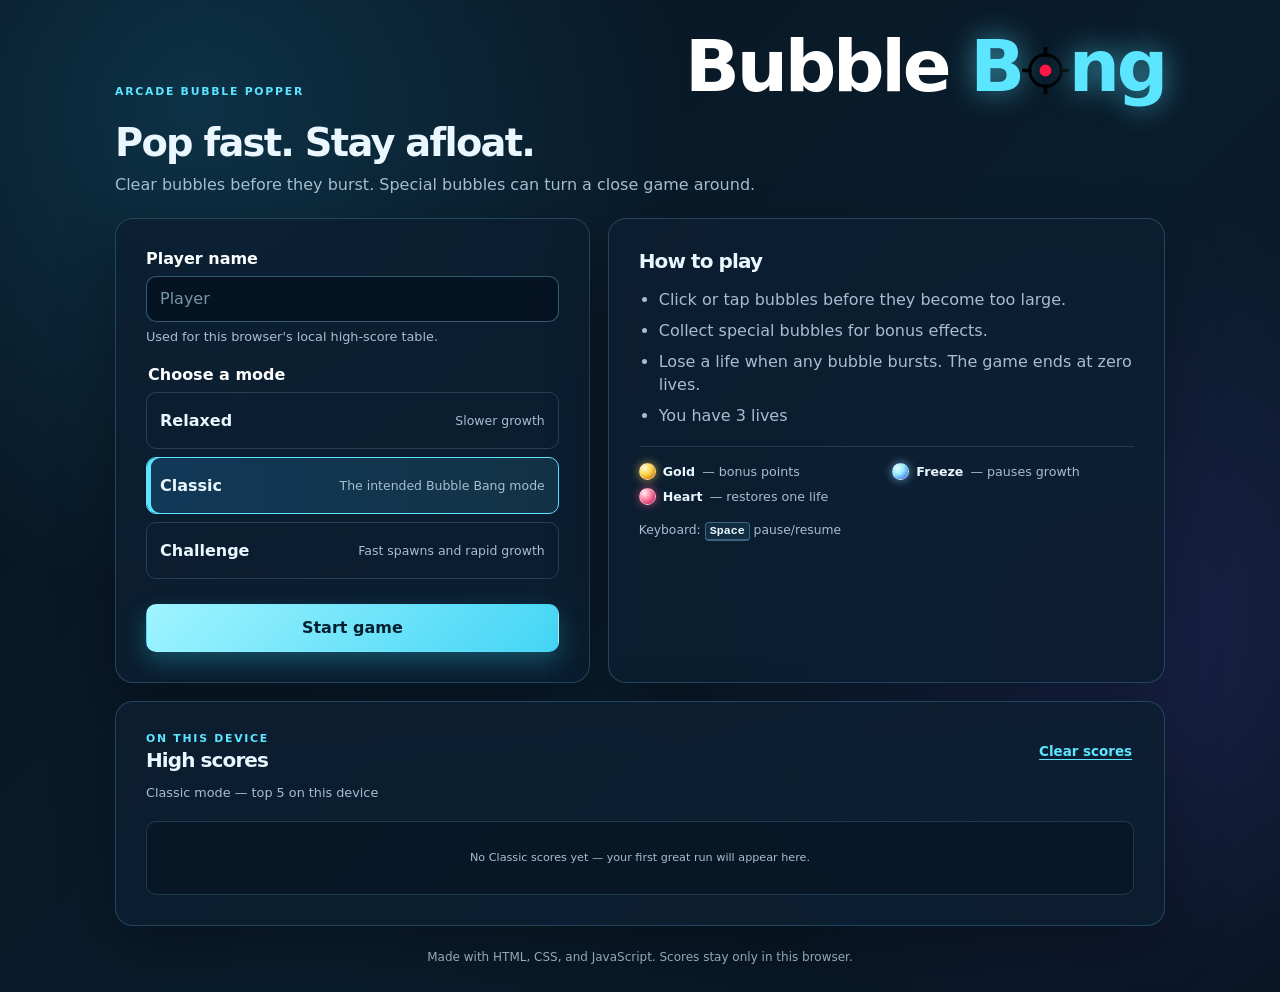
<file: index.html>
<!doctype html>
<html lang="en">
<head>
    <meta charset="UTF-8">
    <meta name="viewport" content="width=device-width, initial-scale=1.0">
    <meta name="theme-color" content="#07131f">
    <meta name="description" content="Bubble Bang is a fast-paced arcade bubble popping game.">
    <title>Bubble Bang | Arcade Bubble Popper</title>
    <link rel="stylesheet" href="style.css">
</head>
<body>
    <main class="app-shell">
        <header class="brand" aria-label="Bubble Bang">
            <p class="eyebrow">ARCADE BUBBLE POPPER</p>
            <h1>Bubble <span>B<span class="logo-crosshair"></span>ng</span></h1>
        </header>

        <section id="menuScreen" class="screen menu-screen" aria-labelledby="menuTitle">
            <div class="menu-intro">
                <h2 id="menuTitle">Pop fast. Stay afloat.</h2>
                <p>Clear bubbles before they burst. Special bubbles can turn a close game around.</p>
            </div>

            <div class="menu-grid">
                <div class="panel">
                    <label for="playerName">Player name</label>
                    <input id="playerName" name="playerName" type="text" maxlength="16" autocomplete="nickname" placeholder="Player" aria-describedby="nameHint">
                    <p id="nameHint" class="field-hint">Used for this browser's local high-score table.</p>

                    <fieldset class="mode-picker">
                        <legend>Choose a mode</legend>
                        <div class="mode-options">
                            <input id="relaxed" type="radio" name="mode" value="relaxed">
                            <label for="relaxed"><strong>Relaxed</strong><span>Slower growth</span></label>

                            <input id="classic" type="radio" name="mode" value="classic" checked>
                            <label for="classic"><strong>Classic</strong><span>The intended Bubble Bang mode</span></label>

                            <input id="challenge" type="radio" name="mode" value="challenge">
                            <label for="challenge"><strong>Challenge</strong><span>Fast spawns and rapid growth</span></label>
                        </div>
                    </fieldset>

                    <button id="startButton" class="button button-primary" type="button">Start game</button>
                </div>

                <aside class="panel how-to" aria-labelledby="howToTitle">
                    <h3 id="howToTitle">How to play</h3>
                    <ul>
                        <li>Click or tap bubbles before they become too large.</li>
                        <li>Collect special bubbles for bonus effects.</li>
                        <li>Lose a life when any bubble bursts. The game ends at zero lives.</li>
                        <li>You have 3 lives
                    </ul>
                    <div class="bubble-guide" aria-label="Special bubble guide">
                        <p><span class="guide-bubble gold" aria-hidden="true"></span><strong>Gold</strong> — bonus points</p>
                        <p><span class="guide-bubble freeze" aria-hidden="true"></span><strong>Freeze</strong> — pauses growth</p>
                        <p><span class="guide-bubble heart" aria-hidden="true"></span><strong>Heart</strong> — restores one life</p>
                    </div>
                    <p class="key-hint">Keyboard: <kbd>Space</kbd> pause/resume</p>
                </aside>
            </div>

            <section class="panel leaderboard" aria-labelledby="leaderboardTitle">
                <div class="leaderboard-heading">
                    <div>
                        <p class="eyebrow">ON THIS DEVICE</p>
                        <h3 id="leaderboardTitle">High scores</h3>
                    </div>
                    <button id="clearScoresButton" class="text-button" type="button">Clear scores</button>
                </div>
                <ol id="highScores" class="high-scores" aria-live="polite"></ol>
            </section>
        </section>

        <section id="gameScreen" class="screen game-screen" hidden aria-label="Bubble Bang game">
            <div class="game-toolbar">
                <div class="stat"><span>Score</span><strong id="score">0</strong></div>
                <div class="stat"><span>Time</span><strong id="time">0:00</strong></div>
                <div class="stat stat-lives"><span>Lives</span><strong id="lives" aria-label="3 lives remaining">♥♥♥</strong></div>
                <div class="toolbar-actions">
                    <button id="pauseButton" class="icon-button" type="button" aria-pressed="false" aria-label="Pause game" title="Pause game (Space)">Ⅱ</button>
                </div>
            </div>

            <div id="gameArea" class="game-area" aria-label="Game area. Click or tap each bubble before it bursts." tabindex="0">
                <p id="levelBadge" class="level-badge">LEVEL 1 · CALM</p>
                <div id="effectLayer" class="effect-layer" aria-hidden="true"></div>

                <div id="pauseOverlay" class="game-overlay" hidden>
                    <div class="overlay-card">
                        <h2>Game paused</h2>
                        <p>Your bubbles and timer are waiting for you.</p>
                        <div class="audio-settings">
                            <h3>Sound</h3>

                            <div class="audio-control">
                                <div class="audio-control-header">
                                   <label for="musicToggle">Background music</label>
                                    <input type="checkbox" id="musicToggle" checked>
                                </div>
                            <div class="audio-slider">
                                <input type="range" id="musicVolume" min="0" max="100" value="100">
                                <span id="musicVolumeValue">100%</span>
                            </div>
                        </div>

                        <div class="audio-control">
                            <div class="audio-control-header">
                                <label for="sfxToggle">Sound effects (bubble pops)</label>
                                <input type="checkbox" id="sfxToggle" checked>
                            </div>
                            <div class="audio-slider">
                                <input type="range" id="sfxVolume" min="0" max="100" value="100">
                                <span id="sfxVolumeValue">100%</span>
                            </div>
                        </div>
                    </div>
                        <button id="resumeButton" class="button button-primary" type="button">Resume</button>
                        <button id="quitButton" class="button button-secondary" type="button">Back to menu</button>
                    </div>
                </div>

                <div id="gameOverOverlay" class="game-overlay" hidden>
                    <div class="overlay-card">
                        <p class="eyebrow">BUBBLES WON THIS ROUND</p>
                        <h2>Game over</h2>
                        <p id="finalSummary">Final score: 0</p>
                        <p id="newRecord" class="new-record" hidden>New high score!</p>
                        <button id="playAgainButton" class="button button-primary" type="button">Play again</button>
                        <button id="menuButton" class="button button-secondary" type="button">Back to menu</button>
                    </div>
                </div>
            </div>

            <p id="gameMessage" class="game-message" role="status" aria-live="polite">Classic mode — pop the bubbles.</p>
            <div class="game-actions">
                <button id="restartButton" class="text-button" type="button">Restart run</button>
                <button id="leaveButton" class="text-button" type="button">Back to menu</button>
            </div>
        </section>

        <p class="footer-note">Made with HTML, CSS, and JavaScript. Scores stay only in this browser.</p>
    </main>

    <script src="game.js" defer></script>
</body>
</html>
</file>
<file: style.css>
:root {
    --ink: #eaf7ff;
    --muted: #a7bed0;
    --surface: rgba(12, 31, 50, 0.86);
    --surface-solid: #0d2337;
    --line: rgba(118, 213, 255, 0.22);
    --cyan: #5be5ff;
    --blue: #258ed6;
    --navy: #07131f;
    --danger: #ff6485;
    --gold: #ffd85a;
    --shadow: 0 22px 60px rgba(0, 0, 0, 0.3);
}

* {
    box-sizing: border-box;
}

[hidden] {
    display: none !important;
}

html {
    min-width: 320px;
    background: var(--navy);
}

body {
    min-width: 320px;
    min-height: 100vh;
    margin: 0;
    color: var(--ink);
    font-family: Inter, ui-sans-serif, system-ui, -apple-system, BlinkMacSystemFont, "Segoe UI", sans-serif;
    background:
        radial-gradient(circle at 15% 10%, rgba(41, 189, 245, 0.17), transparent 31rem),
        radial-gradient(circle at 88% 65%, rgba(110, 83, 240, 0.17), transparent 28rem),
        linear-gradient(135deg, #07131f, #0a1d2d 56%, #07131f);
}

button,
input {
    font: inherit;
}

button {
    color: inherit;
}

button:focus-visible,
input:focus-visible {
    outline: 3px solid #ffe48b;
    outline-offset: 3px;
}

.app-shell {
    width: min(100% - 32px, 1050px);
    margin: 0 auto;
    padding: 36px 0 28px;
}

.brand {
    display: flex;
    align-items: end;
    justify-content: space-between;
    gap: 16px;
    margin-bottom: 22px;
}

.brand h1,
.menu-intro h2,
.overlay-card h2,
.panel h3 {
    margin: 0;
    letter-spacing: -0.045em;
}

.brand h1 {
    color: #fff;
    font-size: clamp(2.35rem, 7vw, 4.5rem);
    line-height: 0.86;
}

.brand h1 span {
    color: var(--cyan);
    text-shadow: 0 0 28px rgba(91, 229, 255, 0.55);
}

.eyebrow {
    margin: 0;
    color: var(--cyan);
    font-size: 0.68rem;
    font-weight: 800;
    letter-spacing: 0.16em;
}

.screen {
    animation: screen-in 300ms ease both;
}

.menu-intro {
    margin: 0 0 20px;
}

.menu-intro h2 {
    font-size: clamp(1.55rem, 4vw, 2.4rem);
}

.menu-intro > p,
.field-hint,
.how-to li,
.key-hint,
.footer-note,
.overlay-card > p {
    color: var(--muted);
}

.menu-intro > p {
    max-width: 47rem;
    margin: 8px 0 0;
    line-height: 1.55;
}

.menu-grid {
    display: grid;
    grid-template-columns: minmax(0, 0.92fr) minmax(0, 1.08fr);
    gap: 18px;
}

.panel {
    border: 1px solid var(--line);
    border-radius: 18px;
    padding: clamp(20px, 4vw, 30px);
    background: var(--surface);
    box-shadow: var(--shadow);
    backdrop-filter: blur(14px);
}

.panel > label,
.mode-picker legend {
    display: block;
    margin-bottom: 8px;
    color: #fff;
    font-weight: 800;
}

#playerName {
    width: 100%;
    min-height: 46px;
    border: 1px solid rgba(149, 219, 255, 0.35);
    border-radius: 10px;
    padding: 10px 13px;
    color: var(--ink);
    background: rgba(3, 15, 26, 0.58);
}

#playerName::placeholder {
    color: #7895aa;
}

.field-hint {
    margin: 7px 0 21px;
    font-size: 0.8rem;
}

.mode-picker {
    margin: 0 0 25px;
    padding: 0;
    border: 0;
}

.mode-options {
    display: grid;
    gap: 8px;
}

.mode-options input {
    position: absolute;
    inline-size: 1px;
    block-size: 1px;
    opacity: 0;
}

.mode-options label {
    display: flex;
    align-items: center;
    justify-content: space-between;
    gap: 15px;
    min-height: 57px;
    border: 1px solid rgba(149, 219, 255, 0.19);
    border-radius: 10px;
    padding: 10px 13px;
    color: var(--muted);
    cursor: pointer;
    transition: border-color 180ms ease, background 180ms ease, transform 180ms ease;
}

.mode-options label:hover {
    border-color: rgba(91, 229, 255, 0.52);
    transform: translateX(2px);
}

.mode-options strong {
    color: var(--ink);
}

.mode-options span {
    font-size: 0.78rem;
    text-align: right;
}

.mode-options input:checked + label {
    border-color: var(--cyan);
    background: linear-gradient(90deg, rgba(37, 142, 214, 0.24), rgba(91, 229, 255, 0.1));
    box-shadow: inset 4px 0 0 var(--cyan);
}

.mode-options input:focus-visible + label {
    outline: 3px solid #ffe48b;
    outline-offset: 2px;
}

.button {
    min-height: 48px;
    border: 1px solid transparent;
    border-radius: 10px;
    padding: 11px 20px;
    font-weight: 800;
    cursor: pointer;
    transition: transform 180ms ease, box-shadow 180ms ease, background 180ms ease;
}

.button:hover {
    transform: translateY(-2px);
}

.button-primary {
    width: 100%;
    color: #042030;
    background: linear-gradient(135deg, #a0f4ff, #43d5f5);
    box-shadow: 0 10px 24px rgba(48, 211, 242, 0.27);
}

.button-primary:hover {
    box-shadow: 0 13px 28px rgba(48, 211, 242, 0.42);
}

.button-secondary {
    margin-top: 10px;
    border-color: rgba(148, 215, 250, 0.32);
    background: rgba(10, 34, 52, 0.88);
}

.how-to h3,
.leaderboard h3 {
    font-size: 1.25rem;
}

.how-to ul {
    margin: 15px 0 18px;
    padding-left: 20px;
}

.how-to li {
    margin: 8px 0;
    line-height: 1.45;
}

.bubble-guide {
    display: grid;
    grid-template-columns: repeat(2, minmax(0, 1fr));
    gap: 8px 12px;
    border-top: 1px solid rgba(149, 219, 255, 0.14);
    padding-top: 16px;
}

.bubble-guide p {
    display: flex;
    align-items: center;
    gap: 7px;
    margin: 0;
    color: var(--muted);
    font-size: 0.79rem;
}

.bubble-guide strong {
    color: var(--ink);
}

.guide-bubble {
    flex: 0 0 17px;
    width: 17px;
    height: 17px;
    border: 1px solid rgba(255, 255, 255, 0.4);
    border-radius: 50%;
    background: radial-gradient(circle at 30% 27%, #e9ffff, #59d9f4 37%, #167fbe 80%);
    box-shadow: 0 0 10px rgba(91, 229, 255, 0.6);
}

.guide-bubble.gold { background: radial-gradient(circle at 30% 27%, #fffbd7, #ffd854 42%, #d37f00 85%); box-shadow: 0 0 10px rgba(255, 216, 90, 0.65); }
.guide-bubble.freeze { background: radial-gradient(circle at 30% 27%, #e7fdff, #95ebff 42%, #3f75e5 85%); box-shadow: 0 0 10px rgba(138, 218, 255, 0.65); }
.guide-bubble.heart { background: radial-gradient(circle at 30% 27%, #fff1f5, #ff85a8 42%, #c6215b 85%); box-shadow: 0 0 10px rgba(255, 89, 137, 0.65); }

.key-hint {
    margin: 18px 0 0;
    font-size: 0.77rem;
}

kbd {
    border: 1px solid rgba(149, 219, 255, 0.32);
    border-bottom-width: 2px;
    border-radius: 4px;
    padding: 1px 4px;
    color: var(--ink);
    background: #112d42;
    font: 700 0.73rem ui-monospace, SFMono-Regular, Consolas, monospace;
}

.leaderboard {
    margin-top: 18px;
}

.leaderboard-heading {
    display: flex;
    align-items: center;
    justify-content: space-between;
    gap: 14px;
    margin-bottom: 13px;
}

.leaderboard-heading .eyebrow {
    margin-bottom: 3px;
}

.text-button {
    border: 0;
    padding: 5px 2px;
    color: var(--cyan);
    background: none;
    font-size: 0.84rem;
    font-weight: 750;
    cursor: pointer;
    text-decoration: underline;
    text-underline-offset: 3px;
}

.text-button:hover {
    color: #fff;
}

.high-scores {
    display: grid;
    grid-template-columns: repeat(5, minmax(0, 1fr));
    gap: 8px;
    margin: 0;
    padding: 0;
    list-style: none;
}

.score-card,
.empty-score {
    min-height: 74px;
    border: 1px solid rgba(149, 219, 255, 0.17);
    border-radius: 10px;
    padding: 9px;
    background: rgba(3, 15, 26, 0.38);
}

.score-card {
    display: flex;
    flex-direction: column;
    justify-content: space-between;
}

.score-card small,
.empty-score {
    color: var(--muted);
    font-size: 0.7rem;
}

.score-card strong {
    overflow: hidden;
    color: #fff;
    font-size: 0.84rem;
    text-overflow: ellipsis;
    white-space: nowrap;
}

.score-card span {
    color: var(--cyan);
    font-size: 0.88rem;
    font-weight: 800;
}

.empty-score {
    grid-column: 1 / -1;
    display: grid;
    place-items: center;
}

.game-toolbar {
    display: grid;
    grid-template-columns: repeat(4, minmax(0, 1fr)) auto;
    gap: 1px;
    overflow: hidden;
    border: 1px solid var(--line);
    border-radius: 15px 15px 0 0;
    background: var(--line);
}

.stat,
.toolbar-actions {
    min-height: 61px;
    padding: 8px 14px;
    background: rgba(9, 31, 48, 0.95);
}

.stat {
    display: flex;
    flex-direction: column;
    justify-content: center;
}

.stat span {
    color: var(--muted);
    font-size: 0.67rem;
    font-weight: 800;
    letter-spacing: 0.08em;
    text-transform: uppercase;
}

.stat strong {
    margin-top: 2px;
    color: #7df9ff;
    text-shadow: 0 0 6px rgba(22, 197, 216, 0.8),
                 0 0 14px rgba(22, 197, 216, 0.5);
    font-size: 1.18rem;
    line-height: 1;
}

.stat-lives strong {
    color: #080808;
    letter-spacing: 0.08em;
    -webkit-text-stroke: 1.5px #ff1744;
    text-shadow: 0 0 6px #ff1744, 0 0 14px rgba(255, 23, 68, 0.8);
}

.toolbar-actions {
    display: flex;
    align-items: center;
    gap: 7px;
}

.game-area {
    position: relative;
    height: min(61vh, 580px);
    min-height: 360px;
    overflow: hidden;
    isolation: isolate;
    border: 1px solid var(--line);
    border-top: 0;
    border-radius: 0 0 15px 15px;
    background:
        radial-gradient(circle at 70% 15%, rgba(54, 204, 255, 0.13), transparent 18rem),
        radial-gradient(circle at 10% 90%, rgba(117, 86, 241, 0.13), transparent 19rem),
        linear-gradient(135deg, #061521, #0d2a3c);
    box-shadow: var(--shadow);
    user-select: none;
    -webkit-user-select: none;
}

.game-area::before {
    position: absolute;
    inset: 0;
    z-index: -1;
    content: "";
    opacity: 0.32;
    background-image: radial-gradient(rgba(143, 231, 255, 0.37) 1px, transparent 1px);
    background-size: 26px 26px;
    mask-image: linear-gradient(to bottom, rgba(0, 0, 0, 0.35), transparent 90%);
}

.level-badge {
    position: absolute;
    z-index: 3;
    top: 15px;
    left: 50%;
    margin: 0;
    transform: translateX(-50%);
    color: #d3f7ff;
    font-size: clamp(0.65rem, 2vw, 0.77rem);
    font-weight: 900;
    letter-spacing: 0.13em;
    text-shadow: 0 2px 7px #07131f;
    white-space: nowrap;
}

.bubble {
    position: absolute;
    z-index: 1;
    width: var(--size);
    height: var(--size);
    border: 1px solid rgba(231, 255, 255, 0.79);
    border-radius: 50%;
    padding: 0;
    background: radial-gradient(circle at 29% 26%, #f3ffff 0 3%, #91f1ff 13%, #46c9ec 36%, #1676b6 74%, #0b3c72 100%);
    box-shadow: inset -8px -12px 15px rgba(5, 44, 95, 0.34), 0 0 13px rgba(91, 229, 255, 0.56);
    cursor: inherit;
    touch-action: manipulation;
    animation: bubble-enter 180ms ease-out both;
    
}

.bubble::after {
    position: absolute;
    inset: -7px;
    content: "";
    border-radius: 50%;
}

.bubble--gold { background: radial-gradient(circle at 29% 26%, #fffdd8 0 3%, #ffe881 15%, #ffc942 42%, #bb6700 78%, #704000 100%); box-shadow: inset -8px -12px 15px rgba(115, 60, 0, 0.35), 0 0 16px rgba(255, 216, 90, 0.8); }
.bubble--freeze { background: radial-gradient(circle at 29% 26%, #fbffff 0 3%, #b8f4ff 15%, #6ed5ff 42%, #4c7be7 78%, #26378e 100%); box-shadow: inset -8px -12px 15px rgba(15, 43, 134, 0.35), 0 0 16px rgba(123, 219, 255, 0.8); }
.bubble--heart { background: radial-gradient(circle at 29% 26%, #fff4f7 0 3%, #ffb2c7 15%, #ff719b 42%, #d72668 78%, #7e123f 100%); box-shadow: inset -8px -12px 15px rgba(105, 0, 48, 0.35), 0 0 16px rgba(255, 100, 157, 0.78); }

.bubble-icon {
    position: relative;
    z-index: 1;
    color: rgba(255, 255, 255, 0.9);
    font-size: calc(var(--size) * 0.42);
    line-height: 1;
    text-shadow: 0 2px 6px rgba(0, 0, 0, 0.38);
    pointer-events: none;
}

.effect-layer {
    position: absolute;
    z-index: 2;
    inset: 0;
    pointer-events: none;
}

.pop-particle {
    position: absolute;
    width: 10px;
    height: 27px;
    pointer-events: none;
    clip-path: polygon(50% 0%, 100% 18%, 72% 100%, 18% 76%, 0% 28%);
    background: linear-gradient(135deg, rgba(255,255,255,0.95) 0%, rgba(184,247,255,0.65) 25%, rgba(65,190,225,0.18) 65%, rgba(255,255,255,0.8) 100%);
    box-shadow: 0 0 5px rgba(184,247,255,0.7), inset 0 0 3px rgba(255,255,255,0.9);
    animation: pop-particle 350ms cubic-bezier(0.16, 1, 0.3, 1) forwards;
}

.score-float {
    position: absolute;
    color: var(--float-color, #fff);
    font-size: 0.84rem;
    font-weight: 900;
    text-shadow: 0 2px 6px #07131f;
    transform: translate(-50%, -50%);
    animation: score-float 800ms ease-out forwards;
}

.freeze-wash {
    position: absolute;
    z-index: 2;
    inset: 0;
    border: 3px solid rgba(166, 242, 255, 0.7);
    background: rgba(108, 201, 255, 0.12);
    animation: freeze-wash 650ms ease-out forwards;
    pointer-events: none;
}

.game-overlay {
    position: absolute;
    z-index: 10;
    inset: 0;
    display: grid;
    place-items: center;
    padding: 22px;
    background: rgba(2, 12, 23, 0.76);
    backdrop-filter: blur(7px);
    overflow-y: auto;
    align-items: start;
}

.overlay-card {
    width: min(100%, 370px);
    border: 1px solid rgba(139, 231, 255, 0.36);
    border-radius: 16px;
    padding: 28px;
    text-align: center;
    background: #0b2639;
    box-shadow: 0 20px 55px rgba(0, 0, 0, 0.45);
}

.overlay-card .eyebrow {
    margin-bottom: 9px;
}

.overlay-card h2 {
    font-size: 2rem;
}

.overlay-card > p:not(.eyebrow) {
    margin: 9px 0 21px;
    line-height: 1.45;
}

.new-record {
    color: var(--gold) !important;
    font-weight: 900;
    text-transform: uppercase;
    letter-spacing: 0.06em;
}

.game-message {
    min-height: 1.5em;
    margin: 14px 0 8px;
    color: var(--cyan);
    text-align: center;
    font-size: 0.9rem;
    font-weight: 700;
}

.game-actions {
    display: flex;
    justify-content: center;
    gap: 18px;
}

.footer-note {
    margin: 24px 0 0;
    text-align: center;
    font-size: 0.75rem;
}

@keyframes screen-in { from { opacity: 0; transform: translateY(7px); } to { opacity: 1; transform: translateY(0); } }
@keyframes score-float { from { opacity: 1; } to { opacity: 0; transform: translate(-50%, calc(-50% - 42px)); } }
@keyframes bubble-enter { from { opacity: 0; transform: scale(0.75); } to { opacity: 1; transform: scale(1); } }
@keyframes pop-particle { from { opacity: 1; transform: translate(0, 0) rotate(0deg) scale(1); } to { opacity: 0; transform: translate(var(--move-x), var(--move-y)) rotate(160deg) scale(0.35); } }
@keyframes freeze-wash { from { opacity: 0.8; } to { opacity: 0; } }

@media (max-width: 700px) {
    .app-shell { width: min(100% - 20px, 1050px); padding-top: 24px; }
    .brand { margin-bottom: 18px; }
    .menu-grid { grid-template-columns: 1fr; }
    .high-scores { grid-template-columns: repeat(3, minmax(0, 1fr)); }
    .game-toolbar { grid-template-columns: repeat(4, minmax(0, 1fr)); }
    .toolbar-actions { grid-column: 1 / -1; min-height: auto; justify-content: center; padding: 7px; }
    .game-area { height: min(59vh, 520px); min-height: 330px; }
}

@media (max-width: 440px) {
    .app-shell { width: min(100% - 16px, 1050px); }
    .panel { padding: 18px; }
    .bubble-guide { grid-template-columns: 1fr; }
    .mode-options label { align-items: flex-start; flex-direction: column; gap: 3px; }
    .mode-options span { text-align: left; }
    .high-scores { grid-template-columns: repeat(2, minmax(0, 1fr)); }
    .game-toolbar { grid-template-columns: repeat(2, minmax(0, 1fr)); }
    .stat { min-height: 56px; }
    .game-area { min-height: 310px; }
}

@media (prefers-reduced-motion: reduce) {
    *, *::before, *::after {
        scroll-behavior: auto !important;
        animation-duration: 0.01ms !important;
        animation-iteration-count: 1 !important;
        transition-duration: 0.01ms !important;
    }
}

.audio-control-header input[type="checkbox"] {
    appearance: none;
    -webkit-appearance: none;
    width: 46px;
    height: 25px;
    background: #555b66;
    border-radius: 20px;
    position: relative;
    cursor: pointer;
    transition: background 0.25s ease;
    flex-shrink: 0;
}

.audio-control-header input[type="checkbox"]::before {
    content: "";
    position: absolute;
    width: 19px;
    height: 19px;
    background: #ffffff;
    border-radius: 50%;
    top: 3px;
    left: 3px;
    transition: transform 0.25s ease;
}

.audio-control-header input[type="checkbox"]:checked {
    background: #16c5d8;
}

.audio-control-header input[type="checkbox"]:checked::before {
    transform: translateX(21px);
}

.audio-control-header {
    display: flex;
    align-items: center;
    justify-content: space-between;
    gap: 15px;
    width: 100%;
}

.audio-control-header label {
    flex: 1;
}

.audio-settings {
    width: 100%;
    text-align: left;
}

.audio-settings h3 {
    text-align: left;
    margin-bottom: 18px;
}

.audio-control {
    width: 100%;
    text-align: left;
}

.audio-control-header {
    justify-content: space-between;
    text-align: left;
}

.audio-slider {
    display: flex;
    align-items: center;
    gap: 12px;
    width: 100%;
}

.audio-slider input[type="range"] {
    flex: 1;
    min-width: 0;
    width: 100%;
}

.audio-slider span {
    min-width: 42px;
    text-align: right;
}

.audio-slider input[type="range"]:disabled {
    opacity: 0.35;
    cursor: not-allowed;
}

.audio-settings {
    margin-bottom: 20px;
}

#pauseButton {
    background: transparent;
    border: none;
    color: #7df9ff;
    text-shadow: 0 0 6px rgba(22, 197, 216, 0.8),
                 0 0 14px rgba(22, 197, 216, 0.5);
    cursor: pointer;
    font-size: 1.5rem;
}

* {
    cursor: url("data:image/svg+xml,%3Csvg xmlns='http://www.w3.org/2000/svg' width='24' height='24' viewBox='0 0 24 24'%3E%3Ccircle cx='12' cy='12' r='8' fill='none' stroke='%23000000' stroke-width='1.5'/%3E%3Cpath d='M12 0 V5 M12 19 V24 M0 12 H5 M19 12 H24' stroke='%23000000' stroke-width='1.8'/%3E%3Ccircle cx='12' cy='12' r='2.5' fill='%23ff1744' stroke='%23ff1744' stroke-width='1'/%3E%3C/svg%3E") 12 12, crosshair !important;
}

.game-message,
.game-actions {
    display: none !important;
}

.logo-crosshair {
    display: inline-block;
    width: 0.65em;
    height: 0.65em;
    background-image: url("data:image/svg+xml,%3Csvg xmlns='http://www.w3.org/2000/svg' width='24' height='24' viewBox='0 0 24 24'%3E%3Ccircle cx='12' cy='12' r='8' fill='none' stroke='%23000000' stroke-width='1.5'/%3E%3Cpath d='M12 0 V5 M12 19 V24 M0 12 H5 M19 12 H24' stroke='%23000000' stroke-width='1.8'/%3E%3Ccircle cx='12' cy='12' r='2.5' fill='%23ff1744' stroke='%23ff1744' stroke-width='1'/%3E%3C/svg%3E");
    background-size: contain;
    background-repeat: no-repeat;
    background-position: center;
    vertical-align: -0.04em;
}
</file>
